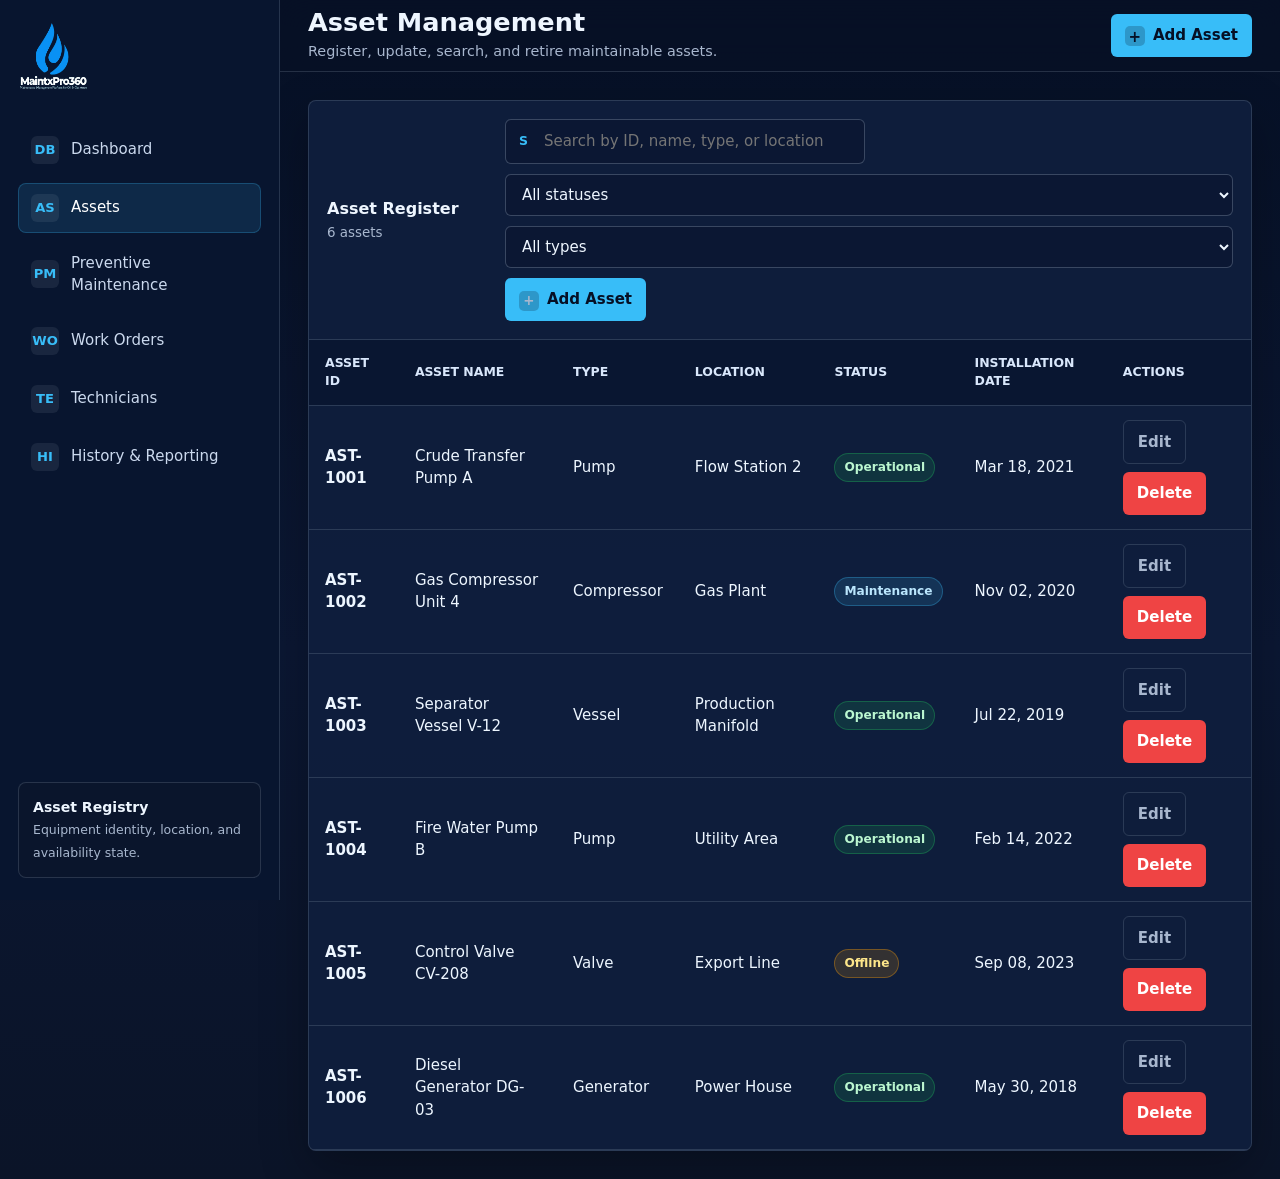
<file: assets.html>
<!DOCTYPE html>
<html lang="en">
<head>
  <meta charset="UTF-8">
  <meta name="viewport" content="width=device-width, initial-scale=1.0">
  <title>MaintPro360 | Assets</title>
  <link rel="stylesheet" href="css/style.css">
  <link
      rel="stylesheet"
      href="https://cdnjs.cloudflare.com/ajax/libs/font-awesome/6.5.2/css/all.min.css"
  />
  <script src="data/localstorage.js" defer></script>
  <script src="js/app.js" defer></script>
  <script src="js/assets.js" defer></script>
</head>
<body data-page="assets">
  <div id="sidebarShade" class="sidebar-shade"></div>
  <div class="app-shell">
    <aside class="sidebar" aria-label="Primary navigation">
      <a class="brand" href="index.html">
              <span>
          <img src="images/logo.png" alt="logo" />
        </span>
        
      </a>
      <nav class="nav-list">
        <a class="nav-link" data-nav="dashboard" href="index.html"><span class="nav-icon">DB</span>Dashboard</a>
        <a class="nav-link" data-nav="assets" href="assets.html"><span class="nav-icon">AS</span>Assets</a>
        <a class="nav-link" data-nav="schedules" href="schedules.html"><span class="nav-icon">PM</span>Preventive Maintenance</a>
        <a class="nav-link" data-nav="workorders" href="workorders.html"><span class="nav-icon">WO</span>Work Orders</a>
        <a class="nav-link" data-nav="technicians" href="technicians.html"><span class="nav-icon">TE</span>Technicians</a>
        <a class="nav-link" data-nav="history" href="history.html"><span class="nav-icon">HI</span>History & Reporting</a>
      </nav>
      <div class="sidebar-footer">
        <strong>Asset Registry</strong>
        <span>Equipment identity, location, and availability state.</span>
      </div>
    </aside>

    <main class="main">
      <header class="topbar">
         <button id="menuButton" class="icon-btn menu-button" type="button" aria-label="Open navigation"><i class="fa-solid fa-bars-staggered"></i></button>
        <div class="page-title">
          <h1>Asset Management</h1>
          <p>Register, update, search, and retire maintainable assets.</p>
        </div>
        <div class="topbar-actions">
          <button class="btn btn-primary" type="button" data-action="add-asset"><span class="btn-icon">+</span>Add Asset</button>
        </div>
      </header>

      <section class="content section-stack">
        <section class="panel">
          <div class="panel-header toolbar">
            <div>
              <h2>Asset Register</h2>
              <span id="assetCount">0 assets</span>
            </div>
            <div class="filter-row">
              <label class="search-box" aria-label="Search assets">
                <input id="assetSearch" class="input" type="search" placeholder="Search by ID, name, type, or location">
              </label>
              <select id="assetStatusFilter" class="select" aria-label="Filter by asset status"></select>
              <select id="assetTypeFilter" class="select" aria-label="Filter by asset type"></select>
              <button class="btn btn-primary" type="button" data-action="add-asset"><span class="btn-icon">+</span>Add Asset</button>
            </div>
          </div>
          <div class="table-wrap">
            <table class="data-table">
              <thead>
                <tr>
                  <th>Asset ID</th>
                  <th>Asset Name</th>
                  <th>Type</th>
                  <th>Location</th>
                  <th>Status</th>
                  <th>Installation Date</th>
                  <th>Actions</th>
                </tr>
              </thead>
              <tbody id="assetsTableBody"></tbody>
            </table>
          </div>
        </section>
      </section>
    </main>
  </div>

  <div id="assetModal" class="modal" aria-hidden="true">
    <div class="modal-backdrop" data-close-modal="assetModal"></div>
    <section class="modal-panel" role="dialog" aria-modal="true" aria-labelledby="assetModalTitle">
      <form id="assetForm">
        <div class="modal-header">
          <h2 id="assetModalTitle">Add Asset</h2>
          <button class="icon-btn" type="button" data-close-modal="assetModal" aria-label="Close dialog">x</button>
        </div>
        <div class="modal-body">
          <input id="assetRecordId" type="hidden">
          <div class="form-grid">
            <div class="form-field">
              <label for="assetId">Asset ID</label>
              <input id="assetId" class="input" type="text" required placeholder="AST-1007">
            </div>
            <div class="form-field">
              <label for="assetName">Asset Name</label>
              <input id="assetName" class="input" type="text" required placeholder="Export Pump C">
            </div>
            <div class="form-field">
              <label for="assetType">Asset Type</label>
              <input id="assetType" class="input" type="text" required placeholder="Pump, Compressor, Valve">
            </div>
            <div class="form-field">
              <label for="assetLocation">Location</label>
              <input id="assetLocation" class="input" type="text" required placeholder="Flow Station 1">
            </div>
            <div class="form-field">
              <label for="assetStatus">Status</label>
              <select id="assetStatus" class="select" required></select>
            </div>
            <div class="form-field">
              <label for="assetInstallationDate">Installation Date</label>
              <input id="assetInstallationDate" class="input" type="date" required>
            </div>
          </div>
        </div>
        <div class="modal-actions">
          <button class="btn btn-secondary" type="button" data-close-modal="assetModal">Cancel</button>
          <button class="btn btn-primary" type="submit">Save Asset</button>
        </div>
      </form>
    </section>
  </div>
</body>
</html>
</file>
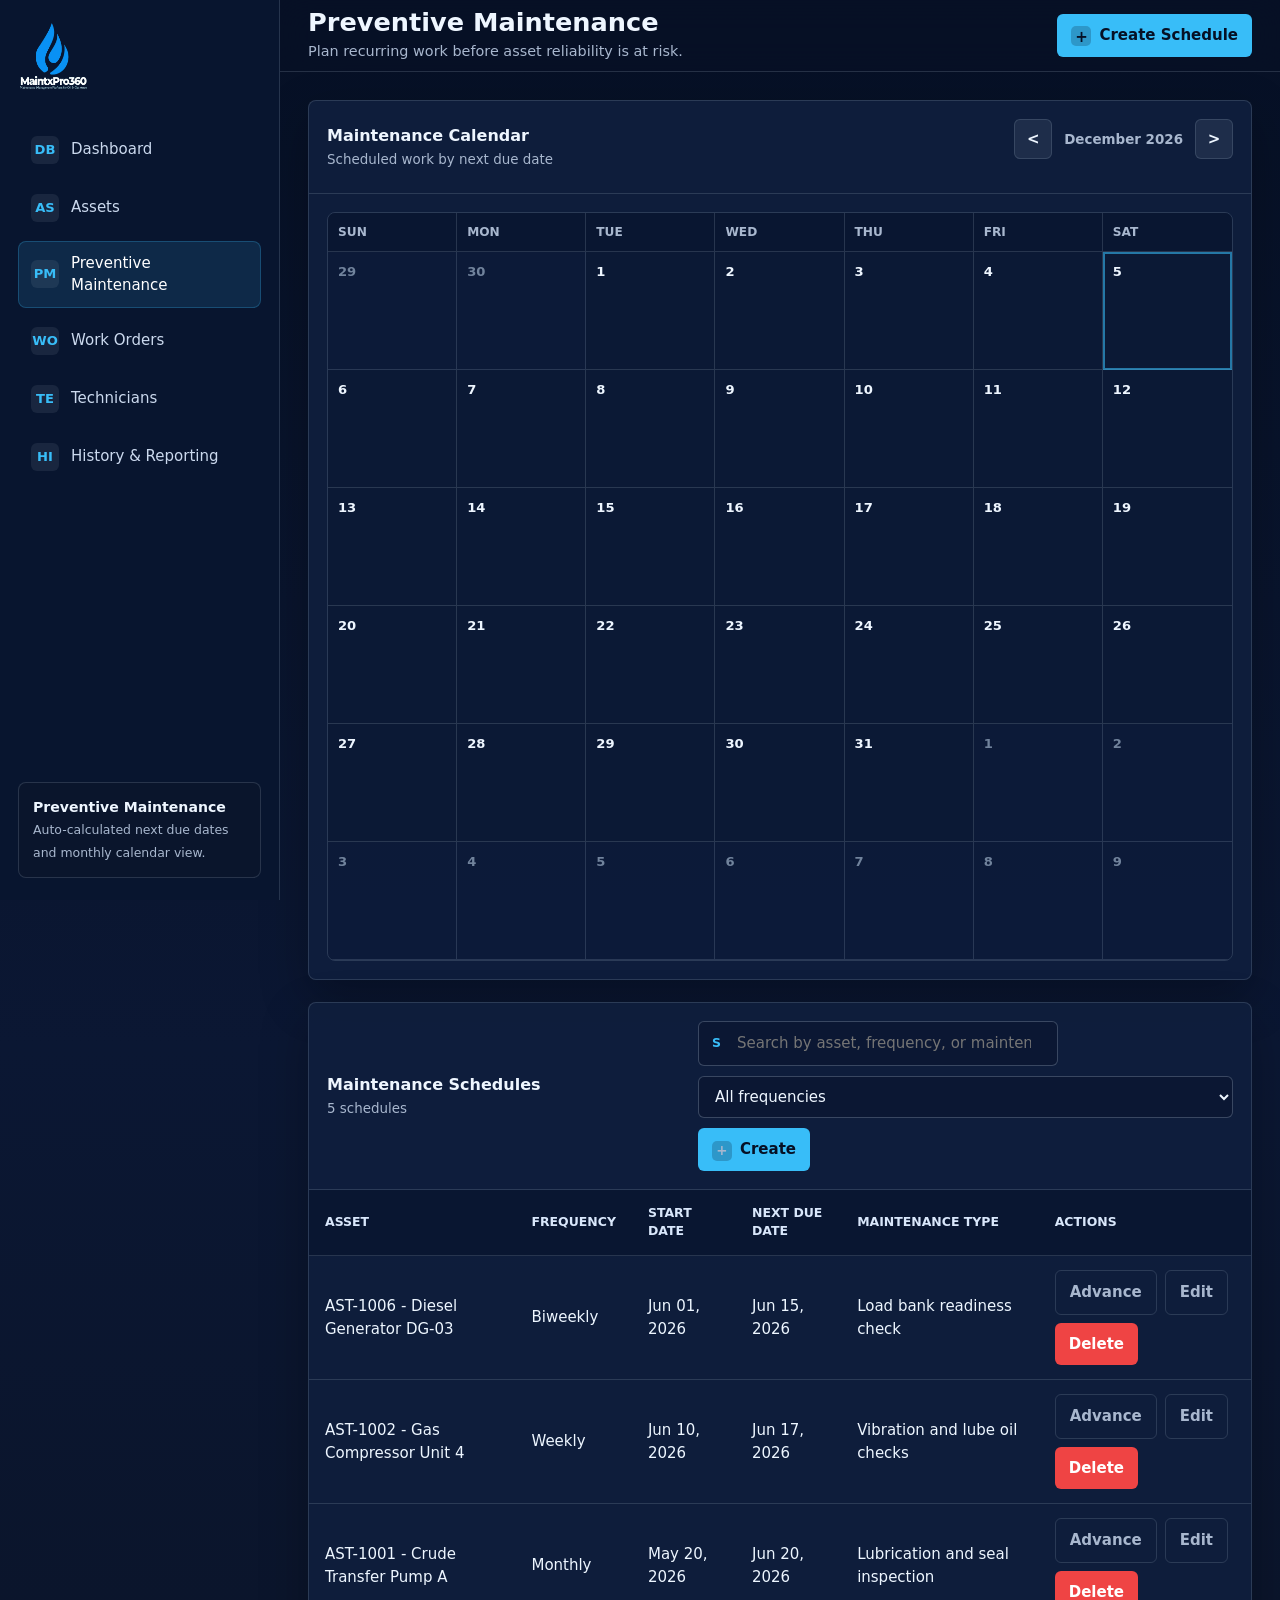
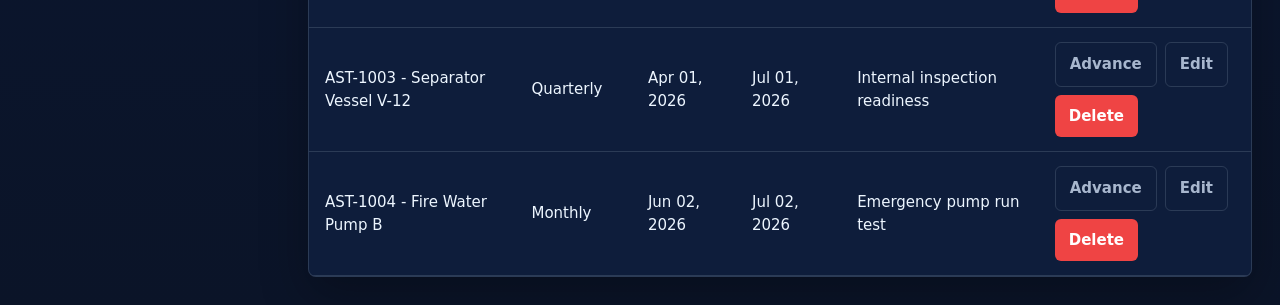
<file: schedules.html>
<!DOCTYPE html>
<html lang="en">
<head>
  <meta charset="UTF-8">
  <meta name="viewport" content="width=device-width, initial-scale=1.0">
  <title>MaintPro360 | Preventive Maintenance</title>
  <link rel="stylesheet" href="css/style.css">
  <link
      rel="stylesheet"
      href="https://cdnjs.cloudflare.com/ajax/libs/font-awesome/6.5.2/css/all.min.css"
  />
  <script src="data/localstorage.js" defer></script>
  <script src="js/app.js" defer></script>
  <script src="js/schedules.js" defer></script>
</head>
<body data-page="schedules">
  <div id="sidebarShade" class="sidebar-shade"></div>
  <div class="app-shell">
    <aside class="sidebar" aria-label="Primary navigation">
      <a class="brand" href="index.html">
              <span>
          <img src="images/logo.png" alt="logo" />
        </span>
        
      </a>
      <nav class="nav-list">
        <a class="nav-link" data-nav="dashboard" href="index.html"><span class="nav-icon">DB</span>Dashboard</a>
        <a class="nav-link" data-nav="assets" href="assets.html"><span class="nav-icon">AS</span>Assets</a>
        <a class="nav-link" data-nav="schedules" href="schedules.html"><span class="nav-icon">PM</span>Preventive Maintenance</a>
        <a class="nav-link" data-nav="workorders" href="workorders.html"><span class="nav-icon">WO</span>Work Orders</a>
        <a class="nav-link" data-nav="technicians" href="technicians.html"><span class="nav-icon">TE</span>Technicians</a>
        <a class="nav-link" data-nav="history" href="history.html"><span class="nav-icon">HI</span>History & Reporting</a>
      </nav>
      <div class="sidebar-footer">
        <strong>Preventive Maintenance</strong>
        <span>Auto-calculated next due dates and monthly calendar view.</span>
      </div>
    </aside>

    <main class="main">
      <header class="topbar">
         <button id="menuButton" class="icon-btn menu-button" type="button" aria-label="Open navigation"><i class="fa-solid fa-bars-staggered"></i></button>
        <div class="page-title">
          <h1>Preventive Maintenance</h1>
          <p>Plan recurring work before asset reliability is at risk.</p>
        </div>
        <div class="topbar-actions">
          <button class="btn btn-primary" type="button" data-action="add-schedule"><span class="btn-icon">+</span>Create Schedule</button>
        </div>
      </header>

      <section class="content section-stack">
        <section class="panel">
          <div class="panel-header">
            <div>
              <h2>Maintenance Calendar</h2>
              <span>Scheduled work by next due date</span>
            </div>
            <div class="calendar-toolbar">
              <button id="prevMonth" class="icon-btn" type="button" aria-label="Previous month">&lt;</button>
              <span id="calendarTitle" class="calendar-title"></span>
              <button id="nextMonth" class="icon-btn" type="button" aria-label="Next month">&gt;</button>
            </div>
          </div>
          <div class="panel-body">
            <div id="scheduleCalendar" class="calendar-grid" aria-label="Maintenance calendar"></div>
          </div>
        </section>

        <section class="panel">
          <div class="panel-header toolbar">
            <div>
              <h2>Maintenance Schedules</h2>
              <span id="scheduleCount">0 schedules</span>
            </div>
            <div class="filter-row">
              <label class="search-box" aria-label="Search schedules">
                <input id="scheduleSearch" class="input" type="search" placeholder="Search by asset, frequency, or maintenance type">
              </label>
              <select id="scheduleFrequencyFilter" class="select" aria-label="Filter by frequency"></select>
              <button class="btn btn-primary" type="button" data-action="add-schedule"><span class="btn-icon">+</span>Create</button>
            </div>
          </div>
          <div class="table-wrap">
            <table class="data-table">
              <thead>
                <tr>
                  <th>Asset</th>
                  <th>Frequency</th>
                  <th>Start Date</th>
                  <th>Next Due Date</th>
                  <th>Maintenance Type</th>
                  <th>Actions</th>
                </tr>
              </thead>
              <tbody id="schedulesTableBody"></tbody>
            </table>
          </div>
        </section>
      </section>
    </main>
  </div>

  <div id="scheduleModal" class="modal" aria-hidden="true">
    <div class="modal-backdrop" data-close-modal="scheduleModal"></div>
    <section class="modal-panel" role="dialog" aria-modal="true" aria-labelledby="scheduleModalTitle">
      <form id="scheduleForm">
        <div class="modal-header">
          <h2 id="scheduleModalTitle">Create Maintenance Schedule</h2>
          <button class="icon-btn" type="button" data-close-modal="scheduleModal" aria-label="Close dialog">x</button>
        </div>
        <div class="modal-body">
          <input id="scheduleRecordId" type="hidden">
          <div class="form-grid">
            <div class="form-field">
              <label for="scheduleAsset">Asset</label>
              <select id="scheduleAsset" class="select" required></select>
            </div>
            <div class="form-field">
              <label for="scheduleFrequency">Frequency</label>
              <select id="scheduleFrequency" class="select" required></select>
            </div>
            <div class="form-field">
              <label for="scheduleStartDate">Start Date</label>
              <input id="scheduleStartDate" class="input" type="date" required>
            </div>
            <div class="form-field">
              <label for="scheduleNextDueDate">Next Due Date</label>
              <input id="scheduleNextDueDate" class="input" type="date" required readonly>
              <span class="field-hint">Calculated from start date and frequency.</span>
            </div>
            <div class="form-field full">
              <label for="scheduleMaintenanceType">Maintenance Type</label>
              <input id="scheduleMaintenanceType" class="input" type="text" required placeholder="Vibration checks, calibration, inspection">
            </div>
          </div>
        </div>
        <div class="modal-actions">
          <button class="btn btn-secondary" type="button" data-close-modal="scheduleModal">Cancel</button>
          <button class="btn btn-primary" type="submit">Save Schedule</button>
        </div>
      </form>
    </section>
  </div>
</body>
</html>
</file>
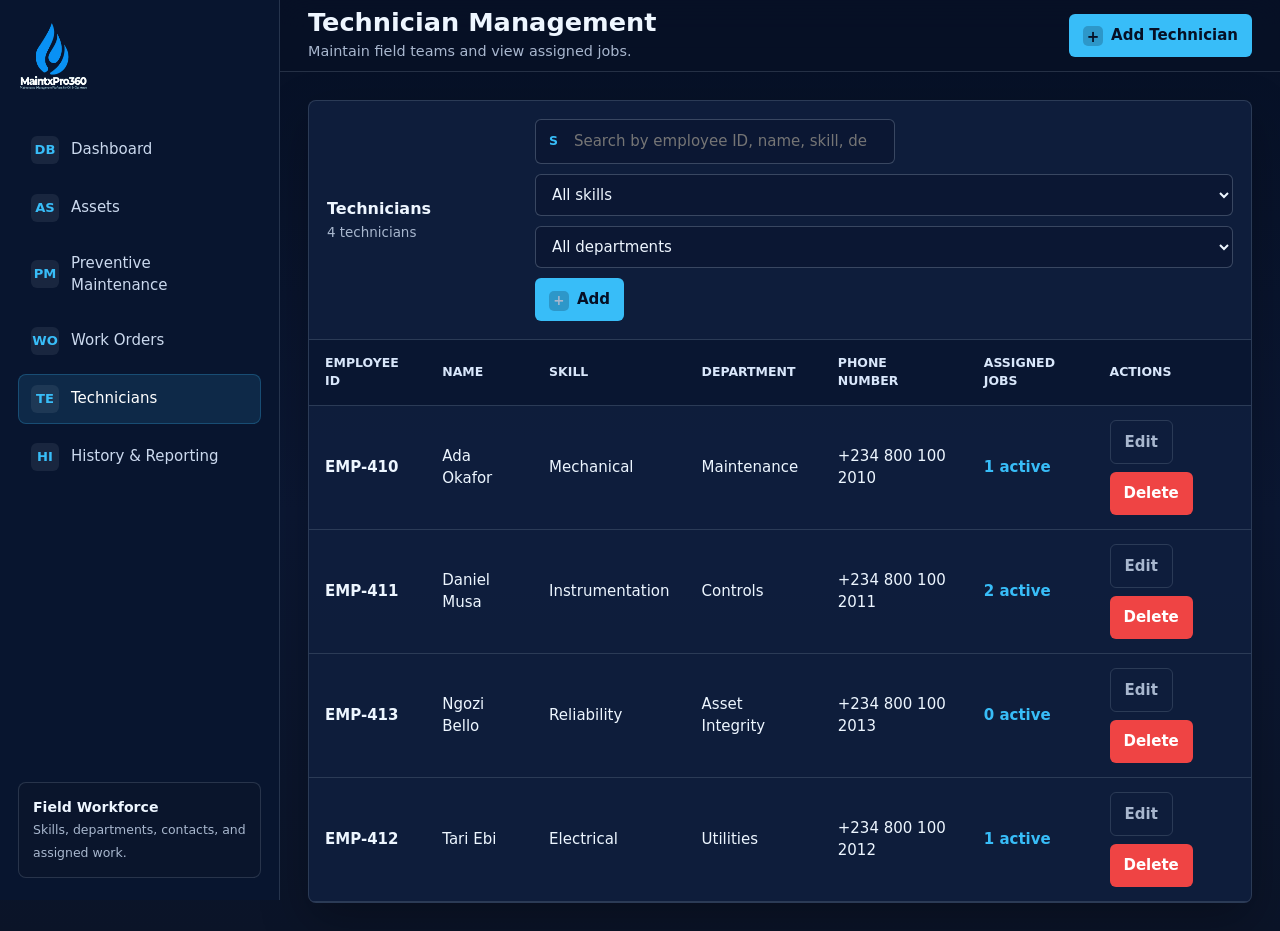
<file: technicians.html>
<!DOCTYPE html>
<html lang="en">
<head>
  <meta charset="UTF-8">
  <meta name="viewport" content="width=device-width, initial-scale=1.0">
  <title>MaintPro360 | Technicians</title>
  <link rel="stylesheet" href="css/style.css">
  <link
      rel="stylesheet"
      href="https://cdnjs.cloudflare.com/ajax/libs/font-awesome/6.5.2/css/all.min.css"
  />
  <script src="data/localstorage.js" defer></script>
  <script src="js/app.js" defer></script>
  <script src="js/technicians.js" defer></script>
</head>
<body data-page="technicians">
  <div id="sidebarShade" class="sidebar-shade"></div>
  <div class="app-shell">
    <aside class="sidebar" aria-label="Primary navigation">
      <a class="brand" href="index.html">
              <span>
          <img src="images/logo.png" alt="logo" />
        </span>
        
      </a>
      <nav class="nav-list">
        <a class="nav-link" data-nav="dashboard" href="index.html"><span class="nav-icon">DB</span>Dashboard</a>
        <a class="nav-link" data-nav="assets" href="assets.html"><span class="nav-icon">AS</span>Assets</a>
        <a class="nav-link" data-nav="schedules" href="schedules.html"><span class="nav-icon">PM</span>Preventive Maintenance</a>
        <a class="nav-link" data-nav="workorders" href="workorders.html"><span class="nav-icon">WO</span>Work Orders</a>
        <a class="nav-link" data-nav="technicians" href="technicians.html"><span class="nav-icon">TE</span>Technicians</a>
        <a class="nav-link" data-nav="history" href="history.html"><span class="nav-icon">HI</span>History & Reporting</a>
      </nav>
      <div class="sidebar-footer">
        <strong>Field Workforce</strong>
        <span>Skills, departments, contacts, and assigned work.</span>
      </div>
    </aside>

    <main class="main">
      <header class="topbar">
         <button id="menuButton" class="icon-btn menu-button" type="button" aria-label="Open navigation"><i class="fa-solid fa-bars-staggered"></i></button>
        <div class="page-title">
          <h1>Technician Management</h1>
          <p>Maintain field teams and view assigned jobs.</p>
        </div>
        <div class="topbar-actions">
          <button class="btn btn-primary" type="button" data-action="add-technician"><span class="btn-icon">+</span>Add Technician</button>
        </div>
      </header>

      <section class="content section-stack">
        <section class="panel">
          <div class="panel-header toolbar">
            <div>
              <h2>Technicians</h2>
              <span id="technicianCount">0 technicians</span>
            </div>
            <div class="filter-row">
              <label class="search-box" aria-label="Search technicians">
                <input id="technicianSearch" class="input" type="search" placeholder="Search by employee ID, name, skill, department, or phone">
              </label>
              <select id="technicianSkillFilter" class="select" aria-label="Filter by skill"></select>
              <select id="technicianDepartmentFilter" class="select" aria-label="Filter by department"></select>
              <button class="btn btn-primary" type="button" data-action="add-technician"><span class="btn-icon">+</span>Add</button>
            </div>
          </div>
          <div class="table-wrap">
            <table class="data-table">
              <thead>
                <tr>
                  <th>Employee ID</th>
                  <th>Name</th>
                  <th>Skill</th>
                  <th>Department</th>
                  <th>Phone Number</th>
                  <th>Assigned Jobs</th>
                  <th>Actions</th>
                </tr>
              </thead>
              <tbody id="techniciansTableBody"></tbody>
            </table>
          </div>
        </section>
      </section>
    </main>
  </div>

  <div id="technicianModal" class="modal" aria-hidden="true">
    <div class="modal-backdrop" data-close-modal="technicianModal"></div>
    <section class="modal-panel" role="dialog" aria-modal="true" aria-labelledby="technicianModalTitle">
      <form id="technicianForm">
        <div class="modal-header">
          <h2 id="technicianModalTitle">Add Technician</h2>
          <button class="icon-btn" type="button" data-close-modal="technicianModal" aria-label="Close dialog">x</button>
        </div>
        <div class="modal-body">
          <input id="technicianRecordId" type="hidden">
          <div class="form-grid">
            <div class="form-field">
              <label for="employeeId">Employee ID</label>
              <input id="employeeId" class="input" type="text" required placeholder="EMP-414">
            </div>
            <div class="form-field">
              <label for="technicianName">Name</label>
              <input id="technicianName" class="input" type="text" required placeholder="Technician name">
            </div>
            <div class="form-field">
              <label for="technicianSkill">Skill</label>
              <input id="technicianSkill" class="input" type="text" required placeholder="Mechanical">
            </div>
            <div class="form-field">
              <label for="technicianDepartment">Department</label>
              <input id="technicianDepartment" class="input" type="text" required placeholder="Maintenance">
            </div>
            <div class="form-field full">
              <label for="technicianPhone">Phone Number</label>
              <input id="technicianPhone" class="input" type="tel" required placeholder="+234 800 100 2014">
            </div>
          </div>
        </div>
        <div class="modal-actions">
          <button class="btn btn-secondary" type="button" data-close-modal="technicianModal">Cancel</button>
          <button class="btn btn-primary" type="submit">Save Technician</button>
        </div>
      </form>
    </section>
  </div>

  <div id="technicianJobsModal" class="modal" aria-hidden="true">
    <div class="modal-backdrop" data-close-modal="technicianJobsModal"></div>
    <section class="modal-panel" role="dialog" aria-modal="true" aria-labelledby="technicianJobsTitle">
      <div class="modal-header">
        <h2 id="technicianJobsTitle">Assigned Jobs</h2>
        <button class="icon-btn" type="button" data-close-modal="technicianJobsModal" aria-label="Close dialog">x</button>
      </div>
      <div id="technicianJobsList" class="modal-body jobs-list"></div>
      <div class="modal-actions">
        <button class="btn btn-secondary" type="button" data-close-modal="technicianJobsModal">Close</button>
      </div>
    </section>
  </div>
</body>
</html>
</file>
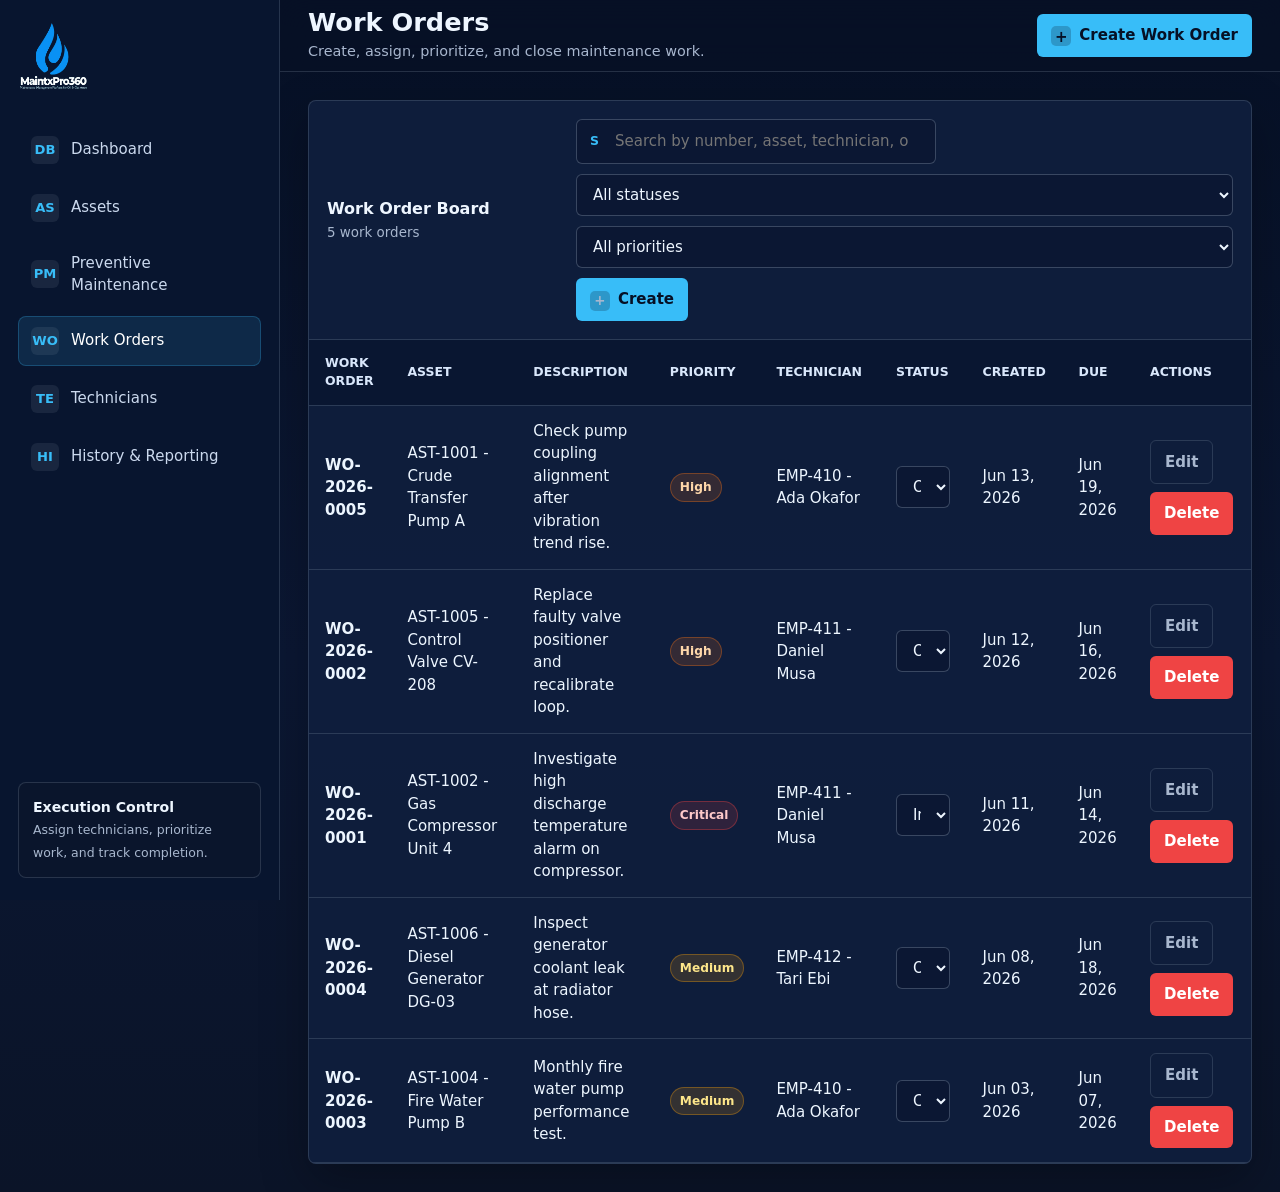
<file: workorders.html>
<!DOCTYPE html>
<html lang="en">
<head>
  <meta charset="UTF-8">
  <meta name="viewport" content="width=device-width, initial-scale=1.0">
  <title>MaintPro360 | Work Orders</title>
  <link rel="stylesheet" href="css/style.css">
  <link
      rel="stylesheet"
      href="https://cdnjs.cloudflare.com/ajax/libs/font-awesome/6.5.2/css/all.min.css"
  />
  <script src="data/localstorage.js" defer></script>
  <script src="js/app.js" defer></script>
  <script src="js/workorders.js" defer></script>
</head>
<body data-page="workorders">
  <div id="sidebarShade" class="sidebar-shade"></div>
  <div class="app-shell">
    <aside class="sidebar" aria-label="Primary navigation">
      <a class="brand" href="index.html">
              <span>
          <img src="images/logo.png" alt="logo" />
        </span>
        
      </a>
      <nav class="nav-list">
        <a class="nav-link" data-nav="dashboard" href="index.html"><span class="nav-icon">DB</span>Dashboard</a>
        <a class="nav-link" data-nav="assets" href="assets.html"><span class="nav-icon">AS</span>Assets</a>
        <a class="nav-link" data-nav="schedules" href="schedules.html"><span class="nav-icon">PM</span>Preventive Maintenance</a>
        <a class="nav-link" data-nav="workorders" href="workorders.html"><span class="nav-icon">WO</span>Work Orders</a>
        <a class="nav-link" data-nav="technicians" href="technicians.html"><span class="nav-icon">TE</span>Technicians</a>
        <a class="nav-link" data-nav="history" href="history.html"><span class="nav-icon">HI</span>History & Reporting</a>
      </nav>
      <div class="sidebar-footer">
        <strong>Execution Control</strong>
        <span>Assign technicians, prioritize work, and track completion.</span>
      </div>
    </aside>

    <main class="main">
      <header class="topbar">
         <button id="menuButton" class="icon-btn menu-button" type="button" aria-label="Open navigation"><i class="fa-solid fa-bars-staggered"></i></button>
        <div class="page-title">
          <h1>Work Orders</h1>
          <p>Create, assign, prioritize, and close maintenance work.</p>
        </div>
        <div class="topbar-actions">
          <button class="btn btn-primary" type="button" data-action="add-workorder"><span class="btn-icon">+</span>Create Work Order</button>
        </div>
      </header>

      <section class="content section-stack">
        <section class="panel">
          <div class="panel-header toolbar">
            <div>
              <h2>Work Order Board</h2>
              <span id="workOrderCount">0 work orders</span>
            </div>
            <div class="filter-row">
              <label class="search-box" aria-label="Search work orders">
                <input id="workOrderSearch" class="input" type="search" placeholder="Search by number, asset, technician, or description">
              </label>
              <select id="workOrderStatusFilter" class="select" aria-label="Filter by work order status"></select>
              <select id="workOrderPriorityFilter" class="select" aria-label="Filter by work order priority"></select>
              <button class="btn btn-primary" type="button" data-action="add-workorder"><span class="btn-icon">+</span>Create</button>
            </div>
          </div>
          <div class="table-wrap">
            <table class="data-table">
              <thead>
                <tr>
                  <th>Work Order</th>
                  <th>Asset</th>
                  <th>Description</th>
                  <th>Priority</th>
                  <th>Technician</th>
                  <th>Status</th>
                  <th>Created</th>
                  <th>Due</th>
                  <th>Actions</th>
                </tr>
              </thead>
              <tbody id="workOrdersTableBody"></tbody>
            </table>
          </div>
        </section>
      </section>
    </main>
  </div>

  <div id="workOrderModal" class="modal" aria-hidden="true">
    <div class="modal-backdrop" data-close-modal="workOrderModal"></div>
    <section class="modal-panel" role="dialog" aria-modal="true" aria-labelledby="workOrderModalTitle">
      <form id="workOrderForm">
        <div class="modal-header">
          <h2 id="workOrderModalTitle">Create Work Order</h2>
          <button class="icon-btn" type="button" data-close-modal="workOrderModal" aria-label="Close dialog">x</button>
        </div>
        <div class="modal-body">
          <input id="workOrderRecordId" type="hidden">
          <div class="form-grid">
            <div class="form-field">
              <label for="workOrderNumber">Work Order Number</label>
              <input id="workOrderNumber" class="input" type="text" required>
            </div>
            <div class="form-field">
              <label for="workOrderAsset">Asset</label>
              <select id="workOrderAsset" class="select" required></select>
            </div>
            <div class="form-field full">
              <label for="workOrderDescription">Description</label>
              <textarea id="workOrderDescription" class="textarea" required placeholder="Describe the maintenance issue or task"></textarea>
            </div>
            <div class="form-field">
              <label for="workOrderPriority">Priority</label>
              <select id="workOrderPriority" class="select" required></select>
            </div>
            <div class="form-field">
              <label for="workOrderTechnician">Technician</label>
              <select id="workOrderTechnician" class="select" required></select>
            </div>
            <div class="form-field">
              <label for="workOrderStatus">Status</label>
              <select id="workOrderStatus" class="select" required></select>
            </div>
            <div class="form-field">
              <label for="workOrderDateCreated">Date Created</label>
              <input id="workOrderDateCreated" class="input" type="date" required>
            </div>
            <div class="form-field">
              <label for="workOrderDueDate">Due Date</label>
              <input id="workOrderDueDate" class="input" type="date" required>
            </div>
          </div>
        </div>
        <div class="modal-actions">
          <button class="btn btn-secondary" type="button" data-close-modal="workOrderModal">Cancel</button>
          <button class="btn btn-primary" type="submit">Save Work Order</button>
        </div>
      </form>
    </section>
  </div>
</body>
</html>
</file>
<file: css/style.css>
:root {
  --bg: #071126;
  --bg-2: #0b1733;
  --surface: #101f3d;
  --surface-2: #132746;
  --surface-3: #183153;
  --line: rgba(148, 163, 184, 0.22);
  --line-strong: rgba(148, 163, 184, 0.34);
  --text: #eef6ff;
  --muted: #a8b7ce;
  --faint: #71839c;
  --cyan: #38bdf8;
  --blue: #2563eb;
  --green: #22c55e;
  --amber: #f59e0b;
  --red: #ef4444;
  --violet: #8b5cf6;
  --shadow: 0 18px 48px rgba(0, 0, 0, 0.28);
  --radius: 8px;
  --sidebar: 280px;
  --topbar: 72px;
}

* {
  box-sizing: border-box;
}

html {
  min-height: 100%;
}

body {
  min-height: 100vh;
  margin: 0;
  font-family: Inter, ui-sans-serif, system-ui, -apple-system, BlinkMacSystemFont, "Segoe UI", sans-serif;
  color: var(--text);
  background: linear-gradient(180deg, #061025 0%, #0b1733 55%, #0b1428 100%);
  font-size: 15px;
  line-height: 1.5;
}

body.modal-lock {
  overflow: hidden;
}

a {
  color: inherit;
  text-decoration: none;
}

button,
input,
select,
textarea {
  font: inherit;
}

button {
  cursor: pointer;
}

.app-shell {
  min-height: 100vh;
  display: grid;
  grid-template-columns: var(--sidebar) minmax(0, 1fr);
}

.sidebar {
  position: sticky;
  top: 0;
  height: 100vh;
  padding: 22px 18px;
  background: #08152f;
  border-right: 1px solid var(--line);
  display: flex;
  flex-direction: column;
  gap: 26px;
  z-index: 30;
}

.brand {
  display: flex;
  align-items: center;
  gap: 12px;
  min-height: 48px;
}

.brand-mark {
  width: 42px;
  height: 42px;
  border-radius: var(--radius);
  background: linear-gradient(135deg, var(--cyan), var(--blue));
  color: #061025;
  display: grid;
  place-items: center;
  font-weight: 900;
  box-shadow: 0 12px 24px rgba(37, 99, 235, 0.24);
}

.brand-title {
  display: block;
  font-size: 1.08rem;
  font-weight: 800;
}

.brand-subtitle {
  display: block;
  max-width: 190px;
  color: var(--muted);
  font-size: 0.78rem;
}

.nav-list {
  display: grid;
  gap: 8px;
}

.nav-link {
  min-height: 44px;
  display: flex;
  align-items: center;
  gap: 12px;
  padding: 10px 12px;
  color: #cbd9ee;
  border-radius: var(--radius);
  border: 1px solid transparent;
  transition: background 160ms ease, color 160ms ease, border-color 160ms ease;
}

.nav-link:hover,
.nav-link.active {
  background: rgba(56, 189, 248, 0.12);
  color: #ffffff;
  border-color: rgba(56, 189, 248, 0.25);
}

.nav-icon {
  width: 28px;
  height: 28px;
  border-radius: 6px;
  display: grid;
  place-items: center;
  background: rgba(148, 163, 184, 0.12);
  color: var(--cyan);
  font-weight: 800;
  font-size: 0.82rem;
  flex: 0 0 auto;
}

.sidebar-footer {
  margin-top: auto;
  padding: 14px;
  border: 1px solid var(--line);
  border-radius: var(--radius);
  background: rgba(15, 23, 42, 0.46);
}

.sidebar-footer strong {
  display: block;
  font-size: 0.88rem;
}

.sidebar-footer span {
  color: var(--muted);
  font-size: 0.78rem;
}

.sidebar-shade {
  display: none;
}

.main {
  min-width: 0;
}

.topbar {
  height: var(--topbar);
  position: sticky;
  top: 0;
  z-index: 20;
  display: flex;
  align-items: center;
  justify-content: space-between;
  gap: 18px;
  padding: 0 28px;
  background: rgba(7, 17, 38, 0.88);
  border-bottom: 1px solid var(--line);
  backdrop-filter: blur(16px);
}

.menu-button {
  display: none;
}

.page-title {
  min-width: 0;
}

.page-title h1 {
  margin: 0;
  font-size: clamp(1.28rem, 2vw, 1.78rem);
  line-height: 1.15;
}

.page-title p {
  margin: 4px 0 0;
  color: var(--muted);
  font-size: 0.9rem;
}

.topbar-actions {
  display: flex;
  align-items: center;
  gap: 10px;
  flex-wrap: wrap;
  justify-content: flex-end;
}

.content {
  width: min(1560px, 100%);
  margin: 0 auto;
  padding: 28px;
}

.section-stack {
  display: grid;
  gap: 22px;
}

.stat-grid {
  display: grid;
  grid-template-columns: repeat(6, minmax(0, 1fr));
  gap: 14px;
}

.stat-card {
  min-height: 132px;
  padding: 18px;
  border-radius: var(--radius);
  background: linear-gradient(180deg, rgba(19, 39, 70, 0.96), rgba(12, 26, 52, 0.96));
  border: 1px solid var(--line);
  box-shadow: 0 10px 28px rgba(0, 0, 0, 0.18);
  display: flex;
  flex-direction: column;
  justify-content: space-between;
  overflow: hidden;
}

.stat-label {
  color: var(--muted);
  font-size: 0.82rem;
}

.stat-value {
  margin-top: 8px;
  font-size: clamp(1.75rem, 3vw, 2.45rem);
  line-height: 1;
  font-weight: 850;
}

.stat-meta {
  margin-top: 12px;
  color: var(--faint);
  font-size: 0.78rem;
}

.stat-card.accent-cyan {
  border-top: 3px solid var(--cyan);
}

.stat-card.accent-green {
  border-top: 3px solid var(--green);
}

.stat-card.accent-amber {
  border-top: 3px solid var(--amber);
}

.stat-card.accent-red {
  border-top: 3px solid var(--red);
}

.stat-card.accent-violet {
  border-top: 3px solid var(--violet);
}

.stat-card.accent-blue {
  border-top: 3px solid var(--blue);
}

.grid-2 {
  display: grid;
  grid-template-columns: minmax(0, 1fr) minmax(0, 1fr);
  gap: 18px;
}

.grid-3 {
  display: grid;
  grid-template-columns: repeat(3, minmax(0, 1fr));
  gap: 18px;
}

.panel {
  min-width: 0;
  border-radius: var(--radius);
  border: 1px solid var(--line);
  background: rgba(16, 31, 61, 0.92);
  box-shadow: var(--shadow);
  overflow: hidden;
}

.panel-header {
  min-height: 62px;
  padding: 18px;
  border-bottom: 1px solid var(--line);
  display: flex;
  align-items: center;
  justify-content: space-between;
  gap: 16px;
}

.panel-header h2,
.panel-header h3 {
  margin: 0;
  font-size: 1rem;
}

.panel-header span,
.panel-header p {
  margin: 3px 0 0;
  color: var(--muted);
  font-size: 0.84rem;
}

.panel-body {
  padding: 18px;
}

.toolbar {
  display: flex;
  justify-content: space-between;
  gap: 14px;
  align-items: center;
  flex-wrap: wrap;
}

.filter-row {
  display: flex;
  gap: 10px;
  align-items: center;
  flex-wrap: wrap;
}

.search-box {
  min-width: min(360px, 100%);
  position: relative;
}

.search-box input {
  width: 100%;
  padding-left: 38px;
}

.search-box::before {
  content: "S";
  position: absolute;
  left: 14px;
  top: 50%;
  transform: translateY(-50%);
  color: var(--cyan);
  font-weight: 800;
  font-size: 0.78rem;
}

.input,
.select,
.textarea {
  width: 100%;
  min-height: 42px;
  border: 1px solid var(--line-strong);
  border-radius: 6px;
  color: var(--text);
  background: #0b1733;
  outline: none;
  padding: 10px 12px;
  transition: border-color 160ms ease, box-shadow 160ms ease, background 160ms ease;
}

.textarea {
  min-height: 108px;
  resize: vertical;
}

.input:focus,
.select:focus,
.textarea:focus {
  border-color: rgba(56, 189, 248, 0.8);
  box-shadow: 0 0 0 3px rgba(56, 189, 248, 0.14);
}

.input[readonly] {
  background: rgba(15, 23, 42, 0.72);
  color: var(--muted);
}

.btn,
.icon-btn {
  border: 0;
  min-height: 40px;
  border-radius: 6px;
  display: inline-flex;
  align-items: center;
  justify-content: center;
  gap: 8px;
  font-weight: 750;
  white-space: nowrap;
  transition: transform 140ms ease, background 140ms ease, border-color 140ms ease, color 140ms ease;
}

.btn:active,
.icon-btn:active {
  transform: translateY(1px);
}

.btn {
  padding: 10px 14px;
}

.btn-primary {
  background: var(--cyan);
  color: #061025;
}

.btn-secondary {
  background: rgba(148, 163, 184, 0.12);
  border: 1px solid var(--line-strong);
  color: var(--text);
}

.btn-danger {
  background: var(--red);
  color: #ffffff;
}

.btn-ghost {
  background: transparent;
  border: 1px solid var(--line);
  color: var(--muted);
}

.btn:hover,
.icon-btn:hover {
  filter: brightness(1.05);
}

.btn-icon {
  width: 20px;
  height: 20px;
  border-radius: 5px;
  display: grid;
  place-items: center;
  background: rgba(7, 17, 38, 0.22);
  font-weight: 900;
}

.icon-btn {
  width: 38px;
  min-width: 38px;
  padding: 0;
  background: rgba(148, 163, 184, 0.12);
  color: var(--text);
  border: 1px solid var(--line);
}

button.menu-button {
  display: none;
}

.table-wrap {
  width: 100%;
  overflow-x: auto;
}

.data-table {
  width: 100%;
  min-width: 820px;
  border-collapse: collapse;
}

.data-table th,
.data-table td {
  padding: 14px 16px;
  border-bottom: 1px solid var(--line);
  text-align: left;
  vertical-align: middle;
}

.data-table th {
  color: #d9e7fb;
  background: rgba(8, 21, 47, 0.78);
  font-size: 0.78rem;
  text-transform: uppercase;
  letter-spacing: 0;
}

.data-table td {
  color: #edf6ff;
}

.data-table tr:hover td {
  background: rgba(56, 189, 248, 0.05);
}

.table-actions {
  display: flex;
  flex-wrap: wrap;
  gap: 8px;
}

.link-button {
  border: 0;
  padding: 0;
  background: transparent;
  color: var(--cyan);
  font-weight: 750;
}

.badge {
  min-height: 26px;
  display: inline-flex;
  align-items: center;
  justify-content: center;
  padding: 4px 9px;
  border-radius: 999px;
  font-size: 0.76rem;
  font-weight: 800;
  border: 1px solid transparent;
}

.badge-operational,
.badge-completed {
  color: #bbf7d0;
  background: rgba(34, 197, 94, 0.14);
  border-color: rgba(34, 197, 94, 0.3);
}

.badge-maintenance,
.badge-in-progress,
.badge-open {
  color: #bae6fd;
  background: rgba(56, 189, 248, 0.14);
  border-color: rgba(56, 189, 248, 0.3);
}

.badge-offline,
.badge-on-hold {
  color: #fde68a;
  background: rgba(245, 158, 11, 0.16);
  border-color: rgba(245, 158, 11, 0.35);
}

.badge-decommissioned,
.badge-cancelled {
  color: #fecaca;
  background: rgba(239, 68, 68, 0.14);
  border-color: rgba(239, 68, 68, 0.3);
}

.priority-critical {
  color: #fecaca;
  background: rgba(239, 68, 68, 0.15);
  border-color: rgba(239, 68, 68, 0.36);
}

.priority-high {
  color: #fed7aa;
  background: rgba(249, 115, 22, 0.16);
  border-color: rgba(249, 115, 22, 0.34);
}

.priority-medium {
  color: #fde68a;
  background: rgba(245, 158, 11, 0.16);
  border-color: rgba(245, 158, 11, 0.34);
}

.priority-low {
  color: #bfdbfe;
  background: rgba(37, 99, 235, 0.16);
  border-color: rgba(37, 99, 235, 0.34);
}

.empty-state {
  color: var(--muted);
  text-align: center;
  padding: 28px 16px;
}

.activity-list {
  margin: 0;
  padding: 0;
  list-style: none;
  display: grid;
  gap: 12px;
}

.activity-item {
  display: grid;
  grid-template-columns: 12px minmax(0, 1fr);
  gap: 12px;
  align-items: start;
}

.activity-icon {
  width: 10px;
  height: 10px;
  margin-top: 7px;
  border-radius: 999px;
  background: var(--cyan);
  box-shadow: 0 0 0 5px rgba(56, 189, 248, 0.1);
}

.activity-item strong,
.activity-item small {
  display: block;
}

.activity-item small {
  color: var(--muted);
}

.chart-area {
  height: 310px;
  position: relative;
}

.chart-area.short {
  height: 260px;
}

.chart-fallback {
  margin: 12px 0 0;
  color: var(--muted);
  font-size: 0.86rem;
}

.modal {
  position: fixed;
  inset: 0;
  display: none;
  z-index: 60;
}

.modal.is-open {
  display: block;
}

.modal-backdrop {
  position: absolute;
  inset: 0;
  background: rgba(2, 6, 23, 0.76);
  backdrop-filter: blur(8px);
}

.modal-panel {
  position: relative;
  width: min(760px, calc(100vw - 28px));
  max-height: calc(100vh - 42px);
  margin: 21px auto;
  overflow: auto;
  border-radius: var(--radius);
  border: 1px solid var(--line-strong);
  background: #0b1733;
  box-shadow: var(--shadow);
}

.modal-panel-small {
  width: min(470px, calc(100vw - 28px));
}

.modal-header {
  padding: 18px;
  min-height: 64px;
  border-bottom: 1px solid var(--line);
  display: flex;
  align-items: center;
  justify-content: space-between;
  gap: 12px;
}

.modal-header h2 {
  margin: 0;
  font-size: 1.12rem;
}

.modal-body {
  padding: 18px;
}

.form-grid {
  display: grid;
  grid-template-columns: repeat(2, minmax(0, 1fr));
  gap: 14px;
}

.form-field {
  display: grid;
  gap: 7px;
}

.form-field.full {
  grid-column: 1 / -1;
}

.form-field label {
  color: #dbeafe;
  font-weight: 750;
  font-size: 0.86rem;
}

.field-hint {
  color: var(--faint);
  font-size: 0.78rem;
}

.modal-actions {
  padding: 18px;
  border-top: 1px solid var(--line);
  display: flex;
  justify-content: flex-end;
  gap: 10px;
  flex-wrap: wrap;
}

.confirm-copy {
  margin: 0;
  padding: 18px;
  color: var(--muted);
}

.calendar-toolbar {
  display: flex;
  justify-content: space-between;
  gap: 12px;
  align-items: center;
  margin-bottom: 16px;
}

.calendar-title {
  font-weight: 850;
}

.calendar-grid {
  display: grid;
  grid-template-columns: repeat(7, minmax(0, 1fr));
  border: 1px solid var(--line);
  border-radius: var(--radius);
  overflow: hidden;
}

.calendar-weekday,
.calendar-day {
  min-height: 42px;
  padding: 10px;
  border-right: 1px solid var(--line);
  border-bottom: 1px solid var(--line);
}

.calendar-weekday:nth-child(7n),
.calendar-day:nth-child(7n) {
  border-right: 0;
}

.calendar-weekday {
  min-height: 38px;
  color: var(--muted);
  background: rgba(8, 21, 47, 0.78);
  font-size: 0.76rem;
  font-weight: 850;
  text-transform: uppercase;
}

.calendar-day {
  min-height: 118px;
  background: rgba(11, 23, 51, 0.7);
}

.calendar-day.outside {
  background: rgba(11, 23, 51, 0.34);
  color: var(--faint);
}

.calendar-day.today {
  outline: 2px solid rgba(56, 189, 248, 0.58);
  outline-offset: -2px;
}

.calendar-date {
  display: block;
  font-size: 0.82rem;
  font-weight: 850;
  margin-bottom: 8px;
}

.calendar-chip {
  display: block;
  width: 100%;
  margin: 5px 0;
  padding: 5px 7px;
  border-radius: 6px;
  color: #dff7ff;
  background: rgba(56, 189, 248, 0.14);
  border: 1px solid rgba(56, 189, 248, 0.24);
  overflow: hidden;
  text-overflow: ellipsis;
  white-space: nowrap;
  font-size: 0.72rem;
}

.jobs-list {
  display: grid;
  gap: 10px;
}

.job-row {
  padding: 12px;
  border-radius: var(--radius);
  border: 1px solid var(--line);
  background: rgba(16, 31, 61, 0.74);
}

.job-row strong,
.job-row span {
  display: block;
}

.job-row span {
  color: var(--muted);
  font-size: 0.86rem;
}

.toast-container {
  position: fixed;
  right: 22px;
  bottom: 22px;
  z-index: 80;
  display: grid;
  gap: 10px;
  width: min(380px, calc(100vw - 28px));
}

.toast {
  min-height: 52px;
  padding: 12px 12px;
  display: grid;
  grid-template-columns: 12px minmax(0, 1fr) 30px;
  align-items: center;
  gap: 12px;
  border-radius: var(--radius);
  color: var(--text);
  background: #0f213f;
  border: 1px solid var(--line-strong);
  box-shadow: var(--shadow);
  animation: toastIn 180ms ease;
}

.toast-dot {
  width: 10px;
  height: 10px;
  border-radius: 999px;
  background: var(--green);
}

.toast-error .toast-dot {
  background: var(--red);
}

.toast-info .toast-dot {
  background: var(--cyan);
}

.toast-close {
  width: 28px;
  height: 28px;
  border: 0;
  border-radius: 6px;
  color: var(--muted);
  background: rgba(148, 163, 184, 0.12);
}

.toast-leaving {
  opacity: 0;
  transform: translateY(8px);
  transition: opacity 160ms ease, transform 160ms ease;
}

img {
  width: 70px;
  height: 70px;
}

@keyframes toastIn {
  from {
    opacity: 0;
    transform: translateY(8px);
  }
  to {
    opacity: 1;
    transform: translateY(0);
  }
}

@media (max-width: 1240px) {
  .stat-grid {
    grid-template-columns: repeat(3, minmax(0, 1fr));
  }

  .grid-3 {
    grid-template-columns: 1fr;
  }
}

@media (max-width: 980px) {
  .app-shell {
    grid-template-columns: 1fr;
  }

  .sidebar {
    position: fixed;
    left: 0;
    top: 0;
    transform: translateX(-104%);
    transition: transform 180ms ease;
  }

  .sidebar-open .sidebar {
    transform: translateX(0);
  }

  .sidebar-shade {
    position: fixed;
    inset: 0;
    background: rgba(2, 6, 23, 0.58);
    z-index: 25;
  }

  .sidebar-open .sidebar-shade {
    display: block;
  }

  button.menu-button {
    display: inline-flex;
  }

  .topbar {
    padding: 0 18px;
  }

  .content {
    padding: 22px 18px;
  }

  .grid-2 {
    grid-template-columns: 1fr;
  }
}

@media (max-width: 720px) {
  body {
    font-size: 14px;
  }

  .topbar {
    min-height: var(--topbar);
    height: auto;
    padding-top: 12px;
    padding-bottom: 12px;
    align-items: flex-start;
  }

  .topbar-actions {
    display: none;
  }

  .stat-grid {
    grid-template-columns: repeat(2, minmax(0, 1fr));
  }

  .toolbar,
  .filter-row {
    align-items: stretch;
  }

  .filter-row,
  .filter-row > *,
  .toolbar .btn {
    width: 100%;
  }

  .form-grid {
    grid-template-columns: 1fr;
  }

  .modal-actions {
    justify-content: stretch;
  }

  .modal-actions .btn {
    flex: 1 1 150px;
  }

  .calendar-grid {
    display: block;
    border: 0;
  }

  .calendar-weekday {
    display: none;
  }

  .calendar-day {
    min-height: auto;
    border: 1px solid var(--line);
    border-radius: var(--radius);
    margin-bottom: 8px;
  }

  .calendar-day.outside {
    display: none;
  }
}

@media (max-width: 520px) {
  .content {
    padding: 18px 12px;
  }

  .stat-grid {
    grid-template-columns: 1fr;
  }

  .panel-header {
    align-items: flex-start;
    flex-direction: column;
  }

  .btn {
    width: 100%;
  }

  .table-actions .btn,
  .table-actions .btn-ghost,
  .table-actions .btn-danger {
    width: auto;
  }
}
</file>
